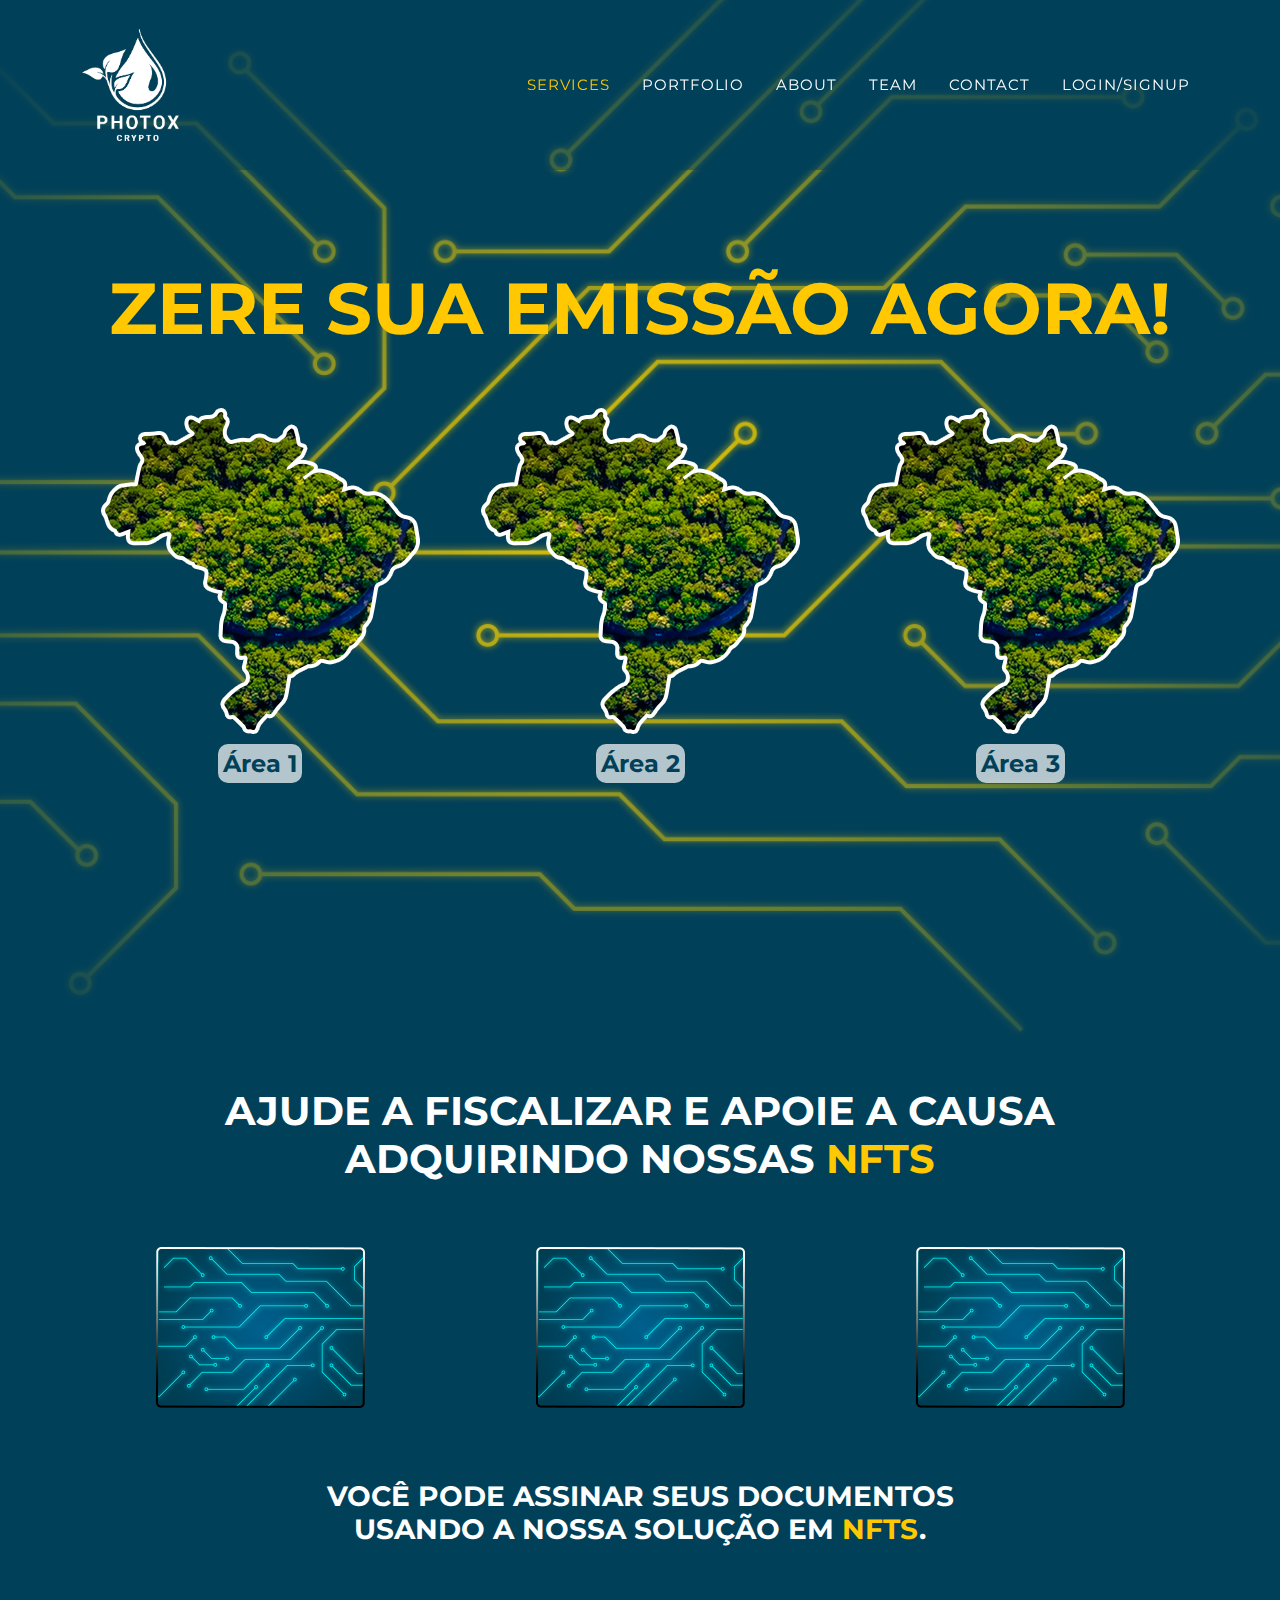
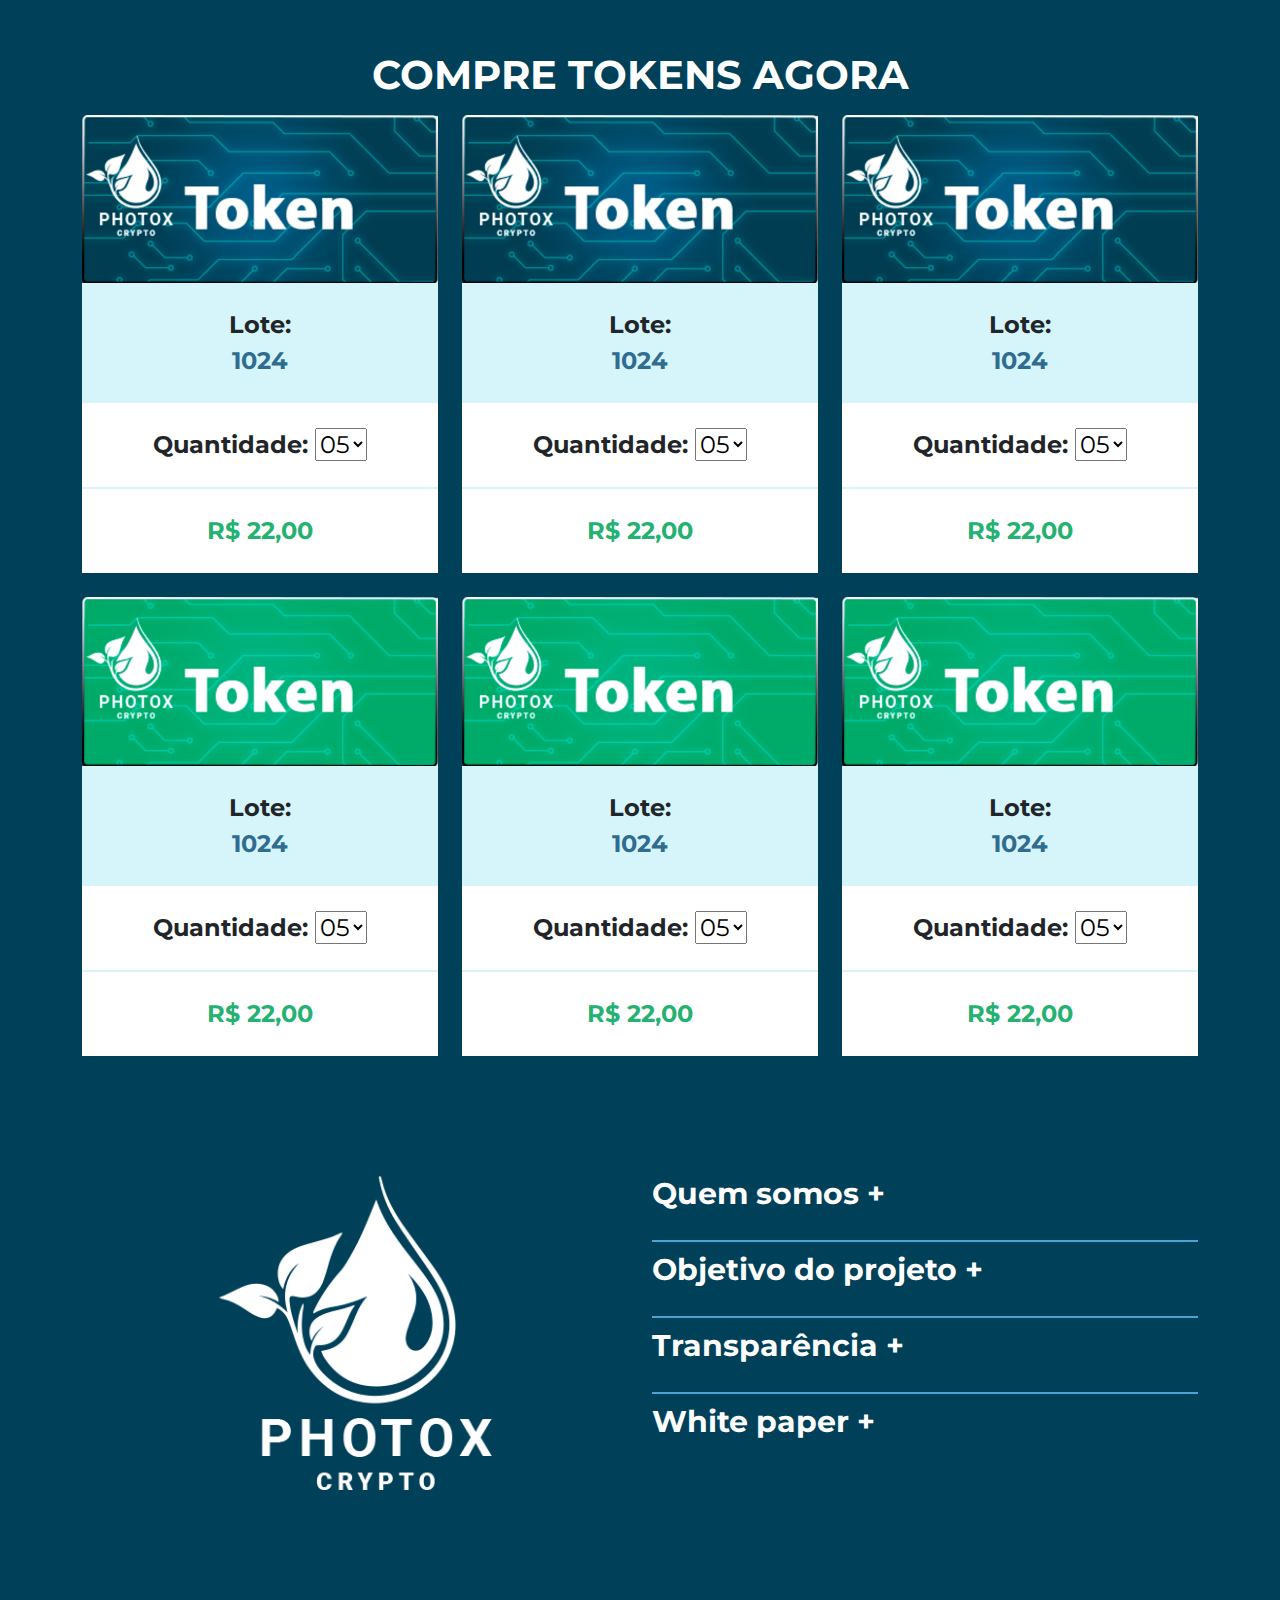
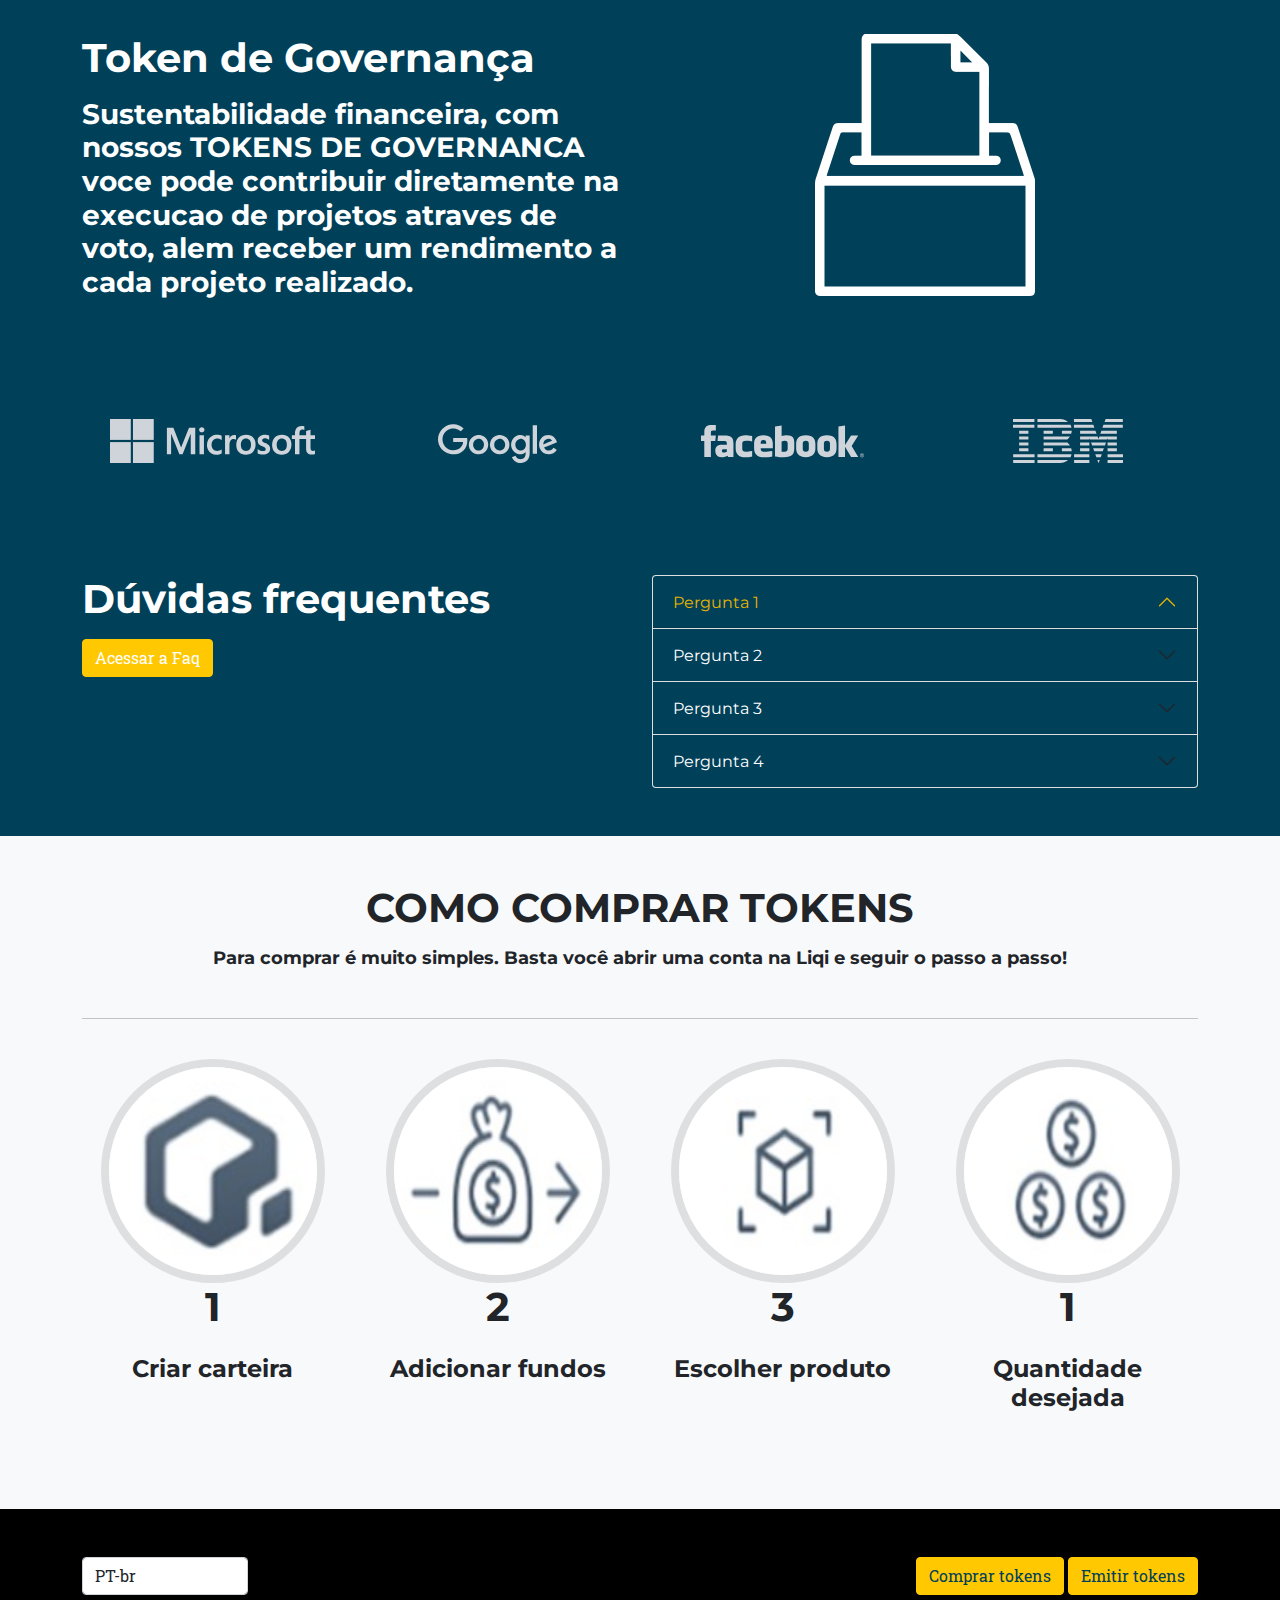
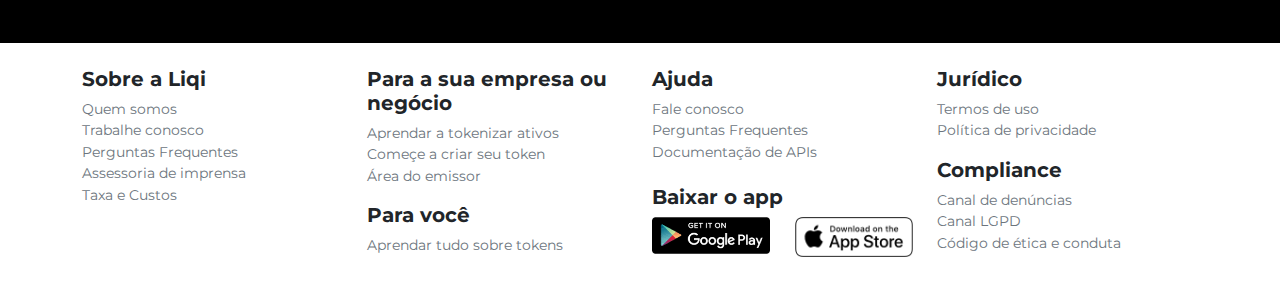
<file: index.html>
<!DOCTYPE html>
<html lang="en">

<head>
    <meta charset="utf-8" />
    <meta name="viewport" content="width=device-width, initial-scale=1, shrink-to-fit=no" />
    <meta name="description" content="" />
    <meta name="author" content="" />
    <title>Home</title>
    <!-- Favicon-->
    <link rel="icon" type="image/x-icon" href="assets/favicon.ico" />

    <!-- Google fonts-->
    <link href="https://fonts.googleapis.com/css?family=Montserrat:400,700" rel="stylesheet" type="text/css" />
    <link href="https://fonts.googleapis.com/css?family=Roboto+Slab:400,100,300,700" rel="stylesheet" type="text/css" />
    <!-- Core theme CSS (includes Bootstrap)-->
    <link href="css/styles.css" rel="stylesheet" />
</head>

<body id="page-top">
    <!-- Navigation-->
    <nav class="navbar navbar-expand-lg navbar-dark fixed-top" id="mainNav">
        <div class="container">
            <a class="navbar-brand" href="#page-top"><img src="assets/img/logo.png" alt="..." /></a>
            <button class="navbar-toggler" type="button" data-bs-toggle="collapse" data-bs-target="#navbarResponsive"
                aria-controls="navbarResponsive" aria-expanded="false" aria-label="Toggle navigation">
                Menu
                <i class="fas fa-bars ms-1"></i>
            </button>
            <div class="collapse navbar-collapse" id="navbarResponsive">
                <ul class="navbar-nav text-uppercase ms-auto py-4 py-lg-0">
                    <li class="nav-item"><a class="nav-link" href="#services">Services</a></li>
                    <li class="nav-item"><a class="nav-link" href="#portfolio">Portfolio</a></li>
                    <li class="nav-item"><a class="nav-link" href="#about">About</a></li>
                    <li class="nav-item"><a class="nav-link" href="#team">Team</a></li>
                    <li class="nav-item"><a class="nav-link" href="#contact">Contact</a></li>
                    <li class="nav-item"><a class="nav-link" href="login.html">Login/Signup</a></li>
                </ul>
            </div>
    </nav>
    <!-- Masthead-->
    <header class="masthead">
        <div class="container">
            <!-- <div class="masthead-subheading">Welcome To Our Studio!</div> -->
            <div class="masthead-heading text-uppercase" style="color:#ffc800">Zere sua emissão agora!</div>
            <!-- <a class="btn btn-primary btn-xl text-uppercase" href="#services">Tell Me More</a> -->
            <div class="row text-center">
                <div class="col-md-4">
                    <img src="./assets/img/img1.png">
                    <!-- <span class="fa-stack fa-4x">
                        <i class="fas fa-circle fa-stack-2x text-primary"></i>
                        <i class="fas fa-shopping-cart fa-stack-1x fa-inverse"></i>                        
                    </span> -->
                    <h4 class="my-3" style="color:#ffc800">
                        <span class="titulo1">Área 1</span>
                    </h4>
                    <p class="text-muted">&nbsp;</p>
                </div>
                <div class="col-md-4">
                    <img src="./assets/img/img1.png">
                    <!-- <span class="fa-stack fa-4x">
                        <i class="fas fa-circle fa-stack-2x text-primary"></i>
                        <i class="fas fa-shopping-cart fa-stack-1x fa-inverse"></i>                        
                    </span> -->
                    <h4 class="my-3" style="color:#ffc800;">
                        <span class="titulo1">Área 2</span>
                    </h4>
                    <p class="text-muted">&nbsp;</p>
                </div>
                <div class="col-md-4">
                    <img src="./assets/img/img1.png">
                    <!-- <span class="fa-stack fa-4x">
                        <i class="fas fa-circle fa-stack-2x text-primary"></i>
                        <i class="fas fa-shopping-cart fa-stack-1x fa-inverse"></i>                        
                    </span> -->
                    <h4 class="my-3" style="color:#ffc800">
                        <span class="titulo1">Área 3</span>
                    </h4>
                    <!-- <p class="text-muted">Lorem ipsum dolor sit amet, consectetur adipisicing elit. Minima maxime quam
                        architecto quo inventore harum ex magni, dicta impedit.</p> -->
                </div>
            </div>
        </div>
    </header>
    <!-- Services-->
    <section class="page-section" id="services">
        <div class="container">
            <div class="text-center">
                <h2 class="section-heading text-uppercase" style="color:#FFF">Ajude a fiscalizar e apoie a causa
                    adquirindo nossas <span style="color:#ffc800">NFTs</span></h2>
                <!-- <h3 class="section-subheading text-muted">Lorem ipsum dolor sit amet consectetur.</h3> -->
            </div>
            <Br>
            <div class="row text-center">
                <div class="col-md-4 p-4">
                    <img src="./assets/img/img2.png">
                </div>
                <div class="col-md-4 p-4">
                    <img src="./assets/img/img2.png">
                </div>
                <div class="col-md-4 p-4">
                    <img src="./assets/img/img2.png">
                </div>
            </div>
            <br><br>
            <div class="text-center" style="padding-left: 20%; padding-right: 20%;">
                <h3 class="section-heading text-uppercase" style="color:#FFF">Você pode assinar seus documentos usando a
                    nossa solução em <span style="color:#ffc800">NFTs</span>.</h3>
            </div>
        </div>
    </section>
    <!-- Portfolio Grid-->
    <section class="page-section" id="portfolio">
        <div class="container">
            <div class="text-center">
                <h2 class="section-heading text-uppercase" style="color:#FFF">Compre Tokens Agora</h2>
                <!-- <h3 class="section-subheading text-muted">Lorem ipsum dolor sit amet consectetur.</h3> -->
            </div>
            <div class="row">
                <div class="col-lg-4 col-sm-6 mb-4">
                    <!-- Portfolio item 1-->
                    <div class="portfolio-item">
                        <!-- <a class="portfolio-link" data-bs-toggle="modal" href="#portfolioModal1"> -->
                        <!-- <div class="portfolio-hover">
                                <div class="portfolio-hover-content"><i class="fas fa-plus fa-3x"></i></div>
                            </div> -->
                        <img class="img-fluid" src="assets/img/img3.png" alt="..." />
                        <!-- </a> -->
                        <div class="portfolio-caption" style="background-color: #d5f5fa;">
                            <div class="portfolio-caption-heading" ">Lote:</div>
                            <div class=" portfolio-caption-heading" style="color: #306c8f;">1024</div>
                        </div>
                        <div class="portfolio-caption" style="border-bottom: 2px solid #d8f4f8;">
                            <div class="portfolio-caption-heading">Quantidade: <select>
                                    <option>05</option>
                                    </option>
                                </select></div>
                        </div>
                        <div class="portfolio-caption">
                            <div class="portfolio-caption-heading" style="color: #25b172;">R$ 22,00</div>
                        </div>
                    </div>
                </div>
                <div class="col-lg-4 col-sm-6 mb-4">
                    <!-- Portfolio item 1-->
                    <div class="portfolio-item">
                        <!-- <a class="portfolio-link" data-bs-toggle="modal" href="#portfolioModal1"> -->
                        <!-- <div class="portfolio-hover">
                                <div class="portfolio-hover-content"><i class="fas fa-plus fa-3x"></i></div>
                            </div> -->
                        <img class="img-fluid" src="assets/img/img3.png" alt="..." />
                        <!-- </a> -->
                        <div class="portfolio-caption" style="background-color: #d5f5fa;">
                            <div class="portfolio-caption-heading" ">Lote:</div>
                            <div class=" portfolio-caption-heading" style="color: #306c8f;">1024</div>
                        </div>
                        <div class="portfolio-caption" style="border-bottom: 2px solid #d8f4f8;">
                            <div class="portfolio-caption-heading">Quantidade: <select>
                                    <option>05</option>
                                    </option>
                                </select></div>
                        </div>
                        <div class="portfolio-caption">
                            <div class="portfolio-caption-heading" style="color: #25b172;">R$ 22,00</div>
                        </div>

                    </div>
                </div>
                <div class="col-lg-4 col-sm-6 mb-4">
                    <!-- Portfolio item 1-->
                    <div class="portfolio-item">
                        <!-- <a class="portfolio-link" data-bs-toggle="modal" href="#portfolioModal1"> -->
                        <!-- <div class="portfolio-hover">
                                <div class="portfolio-hover-content"><i class="fas fa-plus fa-3x"></i></div>
                            </div> -->
                        <img class="img-fluid" src="assets/img/img3.png" alt="..." />
                        <!-- </a> -->
                        <div class="portfolio-caption" style="background-color: #d5f5fa;">
                            <div class="portfolio-caption-heading" ">Lote:</div>
                            <div class=" portfolio-caption-heading" style="color: #306c8f;">1024</div>
                        </div>
                        <div class="portfolio-caption" style="border-bottom: 2px solid #d8f4f8;">
                            <div class="portfolio-caption-heading">Quantidade: <select>
                                    <option>05</option>
                                    </option>
                                </select></div>
                        </div>
                        <div class="portfolio-caption">
                            <div class="portfolio-caption-heading" style="color: #25b172;">R$ 22,00</div>
                        </div>

                    </div>
                </div>
            </div>

            <div class="row">
                <div class="col-lg-4 col-sm-6 mb-4">
                    <!-- Portfolio item 1-->
                    <div class="portfolio-item">
                        <!-- <a class="portfolio-link" data-bs-toggle="modal" href="#portfolioModal1"> -->
                        <!-- <div class="portfolio-hover">
                                <div class="portfolio-hover-content"><i class="fas fa-plus fa-3x"></i></div>
                            </div> -->
                        <img class="img-fluid" src="assets/img/img4.png" alt="..." />
                        <!-- </a> -->
                        <div class="portfolio-caption" style="background-color: #d5f5fa;">
                            <div class="portfolio-caption-heading" ">Lote:</div>
                            <div class=" portfolio-caption-heading" style="color: #306c8f;">1024</div>
                        </div>
                        <div class="portfolio-caption" style="border-bottom: 2px solid #d8f4f8;">
                            <div class="portfolio-caption-heading">Quantidade: <select>
                                    <option>05</option>
                                    </option>
                                </select></div>
                        </div>
                        <div class="portfolio-caption">
                            <div class="portfolio-caption-heading" style="color: #25b172;">R$ 22,00</div>
                        </div>

                    </div>
                </div>
                <div class="col-lg-4 col-sm-6 mb-4">
                    <!-- Portfolio item 1-->
                    <div class="portfolio-item">
                        <!-- <a class="portfolio-link" data-bs-toggle="modal" href="#portfolioModal1"> -->
                        <!-- <div class="portfolio-hover">
                                <div class="portfolio-hover-content"><i class="fas fa-plus fa-3x"></i></div>
                            </div> -->
                        <img class="img-fluid" src="assets/img/img4.png" alt="..." />
                        <!-- </a> -->
                        <div class="portfolio-caption" style="background-color: #d5f5fa;">
                            <div class="portfolio-caption-heading" ">Lote:</div>
                            <div class=" portfolio-caption-heading" style="color: #306c8f;">1024</div>
                        </div>
                        <div class="portfolio-caption" style="border-bottom: 2px solid #d8f4f8;">
                            <div class="portfolio-caption-heading">Quantidade: <select>
                                    <option>05</option>
                                    </option>
                                </select></div>
                        </div>
                        <div class="portfolio-caption">
                            <div class="portfolio-caption-heading" style="color: #25b172;">R$ 22,00</div>
                        </div>

                    </div>
                </div>
                <div class="col-lg-4 col-sm-6 mb-4">
                    <!-- Portfolio item 1-->
                    <div class="portfolio-item">
                        <!-- <a class="portfolio-link" data-bs-toggle="modal" href="#portfolioModal1"> -->
                        <!-- <div class="portfolio-hover">
                                <div class="portfolio-hover-content"><i class="fas fa-plus fa-3x"></i></div>
                            </div> -->
                        <img class="img-fluid" src="assets/img/img4.png" alt="..." />
                        <!-- </a> -->
                        <div class="portfolio-caption" style="background-color: #d5f5fa;">
                            <div class="portfolio-caption-heading" ">Lote:</div>
                            <div class=" portfolio-caption-heading" style="color: #306c8f;">1024</div>
                        </div>
                        <div class="portfolio-caption" style="border-bottom: 2px solid #d8f4f8;">
                            <div class="portfolio-caption-heading">Quantidade: <select>
                                    <option>05</option>
                                    </option>
                                </select></div>
                        </div>
                        <div class="portfolio-caption">
                            <div class="portfolio-caption-heading" style="color: #25b172;">R$ 22,00</div>
                        </div>

                    </div>
                </div>
            </div>
        </div>
    </section>
    <!-- About-->
    <section class="page-section" id="about">
        <div class="container">
            <div class="row">
                <div class="col-lg-6 col-sm-6 mb-6">
                    <!-- Portfolio item 1-->
                    <div class="text-center">
                        <img class="img-fluid" src="assets/img/logo.png" width="50%" />
                    </div>
                    <br><br>
                </div>
                <div class="col-lg-6 col-sm-6 mb-6">
                    <div class="text-left">
                        <div class="border-faq">
                            <a style="color:#FFF; text-decoration:none;" href="">
                                <h2 class="section-heading" style="font-size: 30px;">Quem somos + </h2>
                            </a>
                        </div>
                        <div class="border-faq">
                            <a style="color:#FFF; text-decoration:none;" href="">
                                <h2 class="section-heading" style="font-size: 30px;">Objetivo do projeto +</h2>
                            </a>
                        </div>
                        <div class="border-faq">
                            <a style="color:#FFF; text-decoration:none;" href="">
                                <h2 class="section-heading" style="font-size: 30px;">Transparência + </h2>
                            </a>
                        </div>
                        <div>
                            <a style="color:#FFF; text-decoration:none;" href="">
                                <h2 class="section-heading" style="font-size: 30px;">White paper +</h2>
                            </a>
                        </div>
                    </div>
                </div>

            </div>

        </div>
    </section>

    <!-- About-->
    <section class="page-section" id="about">
        <div class="container">


            <div class="row">

                <div class="col-lg-6 col-sm-6 mb-6">
                    <div class="text-left">
                        <h2 class="section-heading" style="color:#FFF;">Token de Governança</h2>
                        <h3 class="" style="color:#FFF;">
                            Sustentabilidade financeira, com nossos TOKENS DE GOVERNANCA voce pode contribuir diretamente na execucao de projetos atraves de voto, alem receber um rendimento a cada projeto realizado.
                        </h3>
                    </div>
                </div>

                <div class="col-lg-6 col-sm-6 mb-6">
                    <!-- Portfolio item 1-->
                    <div class="text-center">
                        <img class="img-fluid" src="assets/img/icone1.png" />
                    </div>
                </div>


            </div>

        </div>
    </section>

    <!-- Clients-->
    <div class="py-5" style="background-color: #004059">
        <div class="container">
            <div class="row align-items-center">
                <div class="col-md-3 col-sm-6 my-3">
                    <a href="#!"><img class="img-fluid img-brand d-block mx-auto" src="assets/img/logos/microsoft.svg"
                            alt="..." aria-label="Microsoft Logo" /></a>
                </div>
                <div class="col-md-3 col-sm-6 my-3">
                    <a href="#!"><img class="img-fluid img-brand d-block mx-auto" src="assets/img/logos/google.svg"
                            alt="..." aria-label="Google Logo" /></a>
                </div>
                <div class="col-md-3 col-sm-6 my-3">
                    <a href="#!"><img class="img-fluid img-brand d-block mx-auto" src="assets/img/logos/facebook.svg"
                            alt="..." aria-label="Facebook Logo" /></a>
                </div>
                <div class="col-md-3 col-sm-6 my-3">
                    <a href="#!"><img class="img-fluid img-brand d-block mx-auto" src="assets/img/logos/ibm.svg"
                            alt="..." aria-label="IBM Logo" /></a>
                </div>
            </div>
        </div>
    </div>

    <!-- About-->
    <section class="page-section" id="about">
        <div class="container">
            <div class="row">
                <div class="col-lg-6 col-sm-6 mb-6">
                    <!-- Portfolio item 1-->
                    <div class="text-left">
                        <a style="color:#FFF; text-decoration:none;" href="">
                            <h2 class="section-heading">Dúvidas frequentes</h2>
                        </a>

                        <button class="btn btn-primary">Acessar a Faq</button>
                    </div>
                </div>
                <div class="col-lg-6 col-sm-6 mb-6">
                    <div class="text-left">
                        <div class="accordion" id="accordionExample">
                            <div class="accordion-item">
                                <h2 class="accordion-header" id="headingOne">
                                    <button class="accordion-button" type="button" data-bs-toggle="collapse"
                                        data-bs-target="#collapseOne" aria-expanded="true" aria-controls="collapseOne">
                                        Pergunta 1
                                    </button>
                                </h2>
                                <div id="collapseOne" class="accordion-collapse collapse hide"
                                    aria-labelledby="headingOne" data-bs-parent="#accordionExample">
                                    <div class="accordion-body">
                                        <strong>This is the first item's accordion body.</strong> It is shown by
                                        default, until the collapse plugin adds the appropriate classes that we use to
                                        style each element. These classes control the overall appearance, as well as the
                                        showing and hiding via CSS transitions. You can modify any of this with custom
                                        CSS or overriding our default variables. It's also worth noting that just about
                                        any HTML can go within the <code>.accordion-body</code>, though the transition
                                        does limit overflow.
                                    </div>
                                </div>
                            </div>
                            <div class="accordion-item">
                                <h2 class="accordion-header" id="headingTwo">
                                    <button class="accordion-button collapsed" type="button" data-bs-toggle="collapse"
                                        data-bs-target="#collapseTwo" aria-expanded="false" aria-controls="collapseTwo">
                                        Pergunta 2 </button>
                                </h2>
                                <div id="collapseTwo" class="accordion-collapse collapse" aria-labelledby="headingTwo"
                                    data-bs-parent="#accordionExample">
                                    <div class="accordion-body">
                                        <strong>This is the second item's accordion body.</strong> It is hidden by
                                        default, until the collapse plugin adds the appropriate classes that we use to
                                        style each element. These classes control the overall appearance, as well as the
                                        showing and hiding via CSS transitions. You can modify any of this with custom
                                        CSS or overriding our default variables. It's also worth noting that just about
                                        any HTML can go within the <code>.accordion-body</code>, though the transition
                                        does limit overflow.
                                    </div>
                                </div>
                            </div>
                            <div class="accordion-item">
                                <h2 class="accordion-header" id="headingThree">
                                    <button class="accordion-button collapsed" type="button" data-bs-toggle="collapse"
                                        data-bs-target="#collapseThree" aria-expanded="false"
                                        aria-controls="collapseThree">
                                        Pergunta 3 </button>
                                </h2>
                                <div id="collapseThree" class="accordion-collapse collapse"
                                    aria-labelledby="headingThree" data-bs-parent="#accordionExample">
                                    <div class="accordion-body">
                                        <strong>This is the third item's accordion body.</strong> It is hidden by
                                        default, until the collapse plugin adds the appropriate classes that we use to
                                        style each element. These classes control the overall appearance, as well as the
                                        showing and hiding via CSS transitions. You can modify any of this with custom
                                        CSS or overriding our default variables. It's also worth noting that just about
                                        any HTML can go within the <code>.accordion-body</code>, though the transition
                                        does limit overflow.
                                    </div>
                                </div>
                            </div>
                            <div class="accordion-item">
                                <h2 class="accordion-header" id="headingFor">
                                    <button class="accordion-button collapsed" type="button" data-bs-toggle="collapse"
                                        data-bs-target="#collapseFor" aria-expanded="false"
                                        aria-controls="collapseThree">
                                        Pergunta 4 </button>
                                </h2>
                                <div id="collapseFor" class="accordion-collapse collapse" aria-labelledby="headingFor"
                                    data-bs-parent="#accordionExample">
                                    <div class="accordion-body">
                                        <strong>This is the third item's accordion body.</strong> It is hidden by
                                        default, until the collapse plugin adds the appropriate classes that we use to
                                        style each element. These classes control the overall appearance, as well as the
                                        showing and hiding via CSS transitions. You can modify any of this with custom
                                        CSS or overriding our default variables. It's also worth noting that just about
                                        any HTML can go within the <code>.accordion-body</code>, though the transition
                                        does limit overflow.
                                    </div>
                                </div>
                            </div>
                        </div>
                    </div>
                </div>

            </div>
        </div>
    </section>


    <!-- Team-->
    <section class="page-section bg-light" id="team">
        <div class="container">
            <div class="text-center">
                <h2 class="section-heading text-uppercase">Como comprar tokens</h2>
                <h3 class="" style="font-size:18px">Para comprar é muito simples. Basta você abrir uma conta na Liqi e
                    seguir o passo a passo!</h3>
            </div>
            <br>
            <hr>
            <br>
            <div class="row">
                <div class="col-lg-3">
                    <div class="team-member">
                        <img class="mx-auto rounded-circle" src="assets/img/icone3.jpg" alt="..." />
                        <h1>1</h1>
                        <h4>Criar carteira</h4>
                        
                    </div>
                </div>
                <div class="col-lg-3">
                    <div class="team-member">
                        <img class="mx-auto rounded-circle" src="assets/img/icone4.jpg" alt="..." />
                        <h1>2</h1>
                        <h4>Adicionar fundos</h4>
                        
                    </div>
                </div>
                <div class="col-lg-3">
                    <div class="team-member">
                        <img class="mx-auto rounded-circle" src="assets/img/icone5.jpg" alt="..." />
                        <h1>3</h1>
                        <h4>Escolher produto<br><br></h4>                        
                    </div>
                </div>
                <div class="col-lg-3">
                    <div class="team-member">
                        <img class="mx-auto rounded-circle" src="assets/img/icone6.jpg" alt="..." />
                        <h1>1</h1>
                        <h4>Quantidade desejada</h4>
                        
                    </div>
                </div>
            </div>
        </div>
    </section>



    <!-- Team-->
    <section class="page-section bg-black" id="team2">
        <div class="container">
            <div class="row">
                <div class="col-lg-2">
                    <select class="form-control">
                        <option>PT-br</option>
                        <option>En</option>
                    </select>
                </div>
                <div class="col-lg-10 text-right">
                    <span style="float:right">
                        <button class="btn btn-primary" style="color:#004059">Comprar tokens</button>
                        <button class="btn btn-primary" style="color:#004059">Emitir tokens</button>
                    </span> 
                </div>
            </div>
        </div>
    </section>

    <!-- Contact-->
    <!-- Footer-->
    <footer class="footer py-4">
        <div class="container">
            <div class="row">
                <div class="col-lg-3 text-lg-start">
                    <h5>Sobre a Liqi</h5>
                    <ul class="list-unstyled text-small">
                        <li><a class="text-muted linkf" href="#">Quem somos</a></li>
                        <li><a class="text-muted linkf" href="#">Trabalhe conosco </a></li>
                        <li><a class="text-muted linkf" href="#">Perguntas Frequentes</a></li>
                        <li><a class="text-muted linkf" href="#">Assessoria de imprensa</a></li>
                        <li><a class="text-muted linkf" href="#">Taxa e Custos</a></li>                        
                    </ul>
                </div>
                <div class="col-lg-3 text-lg-start">
                    <h5>Para a sua empresa ou negócio</h5>
                    <ul class="list-unstyled ">
                        <li><a class="text-muted linkf" href="#">Aprendar a tokenizar ativos</a></li>
                        <li><a class="text-muted linkf" href="#">Começe a criar seu token</a></li>
                        <li><a class="text-muted linkf" href="#">Área do emissor</a></li>                        
                    </ul>
                    <h5>Para você</h5>
                    <ul class="list-unstyled ">
                        <li><a class="text-muted linkf" href="#">Aprendar tudo sobre tokens</a></li>                        
                    </ul>
                </div>
                <div class="col-lg-3 text-lg-start">
                    <h5>Ajuda</h5>
                    <ul class="list-unstyled ">
                        <li><a class="text-muted linkf" href="#">Fale conosco</a></li>
                        <li><a class="text-muted linkf" href="#">Perguntas Frequentes</a></li>
                        <li><a class="text-muted linkf" href="#">Documentação de APIs</a></li>                        
                        <br>
                        <li>
                            <div class="row">

                                <h5>Baixar o app</h5>

                                <div class="col-lg-6 col-sm-6 mb-6">
                                    <img height="25px" src="./assets/img/googleplay.png" class="img-fluid">
                                </div>

                                <div class="col-lg-6 col-sm-6 mb-6">
                                    <img height="25px" src="./assets/img/applestore.png" class="img-fluid">
                                </div>


                            </div>
                        </li>
                    </ul>
                </div>
                <div class="col-lg-3 text-lg-start">
                    <h5>Jurídico</h5>
                    <ul class="list-unstyled ">
                        <li><a class="text-muted linkf" href="#">Termos de uso</a></li>
                        <li><a class="text-muted linkf" href="#">Política de privacidade</a></li>
                        
                    </ul>
                    <h5>Compliance</h5>
                    <ul class="list-unstyled ">
                        <li><a class="text-muted linkf" href="#">Canal de denúncias</a></li>
                        <li><a class="text-muted linkf" href="#">Canal LGPD</a></li>
                        <li><a class="text-muted linkf" href="#">Código de ética e conduta</a></li>
                        
                    </ul>
                </div>
            </div>
        </div>
    </footer>


    <!-- Bootstrap core JS-->
    <script src="https://cdn.jsdelivr.net/npm/bootstrap@5.1.3/dist/js/bootstrap.bundle.min.js"></script>
    <!-- Core theme JS-->
    <script src="js/scripts.js"></script>
    <!-- * * * * * * * * * * * * * * * * * * * * * * * * * * * * * * * * * * * * * * * *-->
    <!-- * *                               SB Forms JS                               * *-->
    <!-- * * Activate your form at https://startbootstrap.com/solution/contact-forms * *-->
    <!-- * * * * * * * * * * * * * * * * * * * * * * * * * * * * * * * * * * * * * * * *-->
    <script src="https://cdn.startbootstrap.com/sb-forms-latest.js"></script>
</body>

</html>
</file>
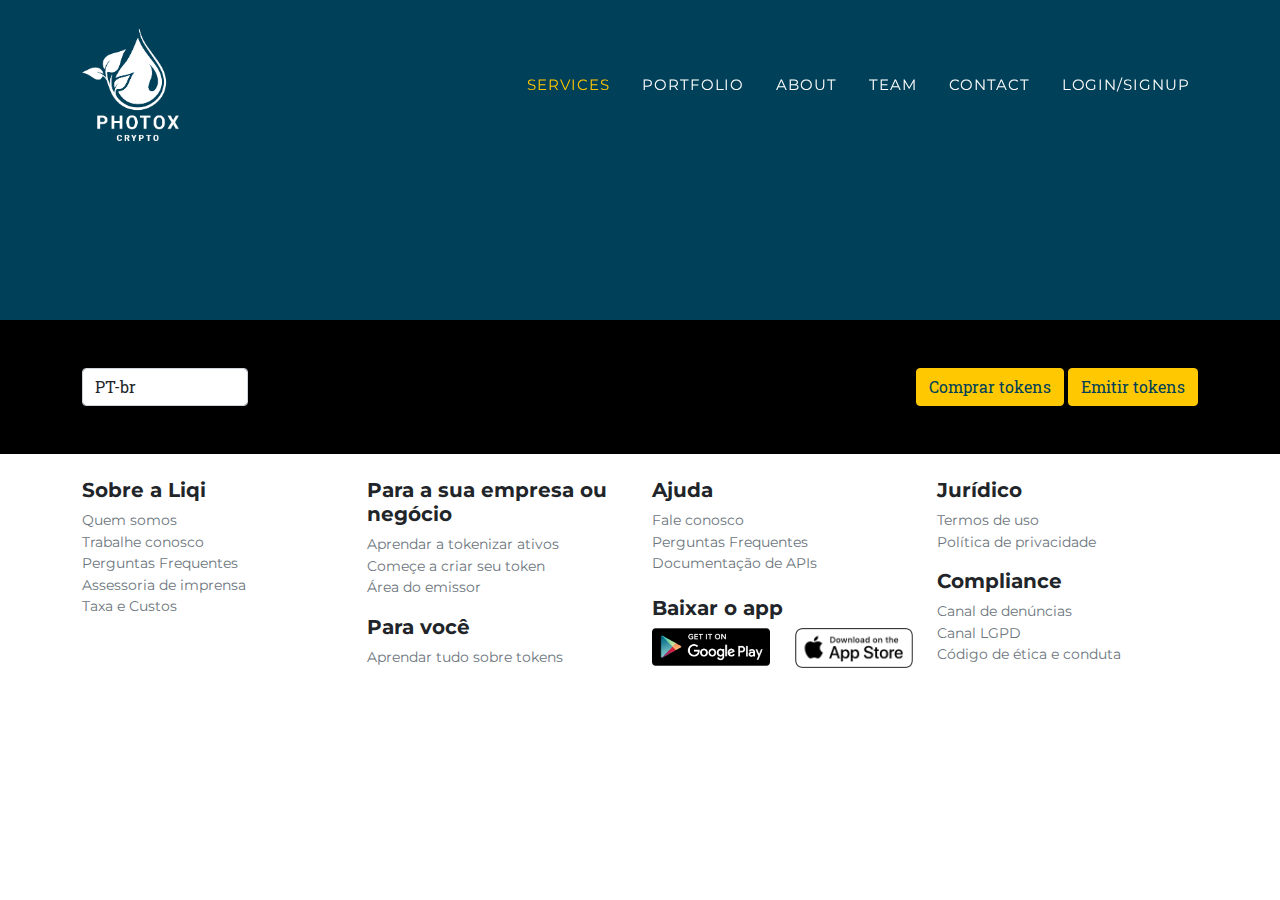
<file: blank.html>
<!DOCTYPE html>
<html lang="en">

<head>
    <meta charset="utf-8" />
    <meta name="viewport" content="width=device-width, initial-scale=1, shrink-to-fit=no" />
    <meta name="description" content="" />
    <meta name="author" content="" />
    <title>Blank</title>
    <!-- Favicon-->
    <link rel="icon" type="image/x-icon" href="assets/favicon.ico" />

    <!-- Google fonts-->
    <link href="https://fonts.googleapis.com/css?family=Montserrat:400,700" rel="stylesheet" type="text/css" />
    <link href="https://fonts.googleapis.com/css?family=Roboto+Slab:400,100,300,700" rel="stylesheet" type="text/css" />
    <!-- Core theme CSS (includes Bootstrap)-->
    <link href="css/styles.css" rel="stylesheet" />
</head>

<body id="page-top">
    <!-- Navigation-->
    <nav class="navbar navbar-expand-lg navbar-dark fixed-top" id="mainNav">
        <div class="container">
            <a class="navbar-brand" href="#page-top"><img src="assets/img/logo.png" alt="..." /></a>
            <button class="navbar-toggler" type="button" data-bs-toggle="collapse" data-bs-target="#navbarResponsive"
                aria-controls="navbarResponsive" aria-expanded="false" aria-label="Toggle navigation">
                Menu
                <i class="fas fa-bars ms-1"></i>
            </button>
            <div class="collapse navbar-collapse" id="navbarResponsive">
                <ul class="navbar-nav text-uppercase ms-auto py-4 py-lg-0">
                    <li class="nav-item"><a class="nav-link" href="#services">Services</a></li>
                    <li class="nav-item"><a class="nav-link" href="#portfolio">Portfolio</a></li>
                    <li class="nav-item"><a class="nav-link" href="#about">About</a></li>
                    <li class="nav-item"><a class="nav-link" href="#team">Team</a></li>
                    <li class="nav-item"><a class="nav-link" href="#contact">Contact</a></li>
                    <li class="nav-item"><a class="nav-link" href="login.html">Login/Signup</a></li>
                </ul>
            </div>
    </nav>
    <!-- Masthead-->
    
    <!-- Services-->
    <section class="page-section2" id="services" style="">
        <div class="container">
            
        </div>
    </section>

    <section class="page-section bg-black" id="team2">
        <div class="container">
            <div class="row">
                <div class="col-lg-2">
                    <select class="form-control">
                        <option>PT-br</option>
                        <option>En</option>
                    </select>
                </div>
                <div class="col-lg-10 text-right">
                    <span style="float:right">
                        <button class="btn btn-primary" style="color:#004059">Comprar tokens</button>
                        <button class="btn btn-primary" style="color:#004059">Emitir tokens</button>
                    </span> 
                </div>
            </div>
        </div>
    </section>

   
    <!-- Footer-->
    <footer class="footer py-4">
        <div class="container">
            <div class="row">
                <div class="col-lg-3 text-lg-start">
                    <h5>Sobre a Liqi</h5>
                    <ul class="list-unstyled text-small">
                        <li><a class="text-muted linkf" href="#">Quem somos</a></li>
                        <li><a class="text-muted linkf" href="#">Trabalhe conosco </a></li>
                        <li><a class="text-muted linkf" href="#">Perguntas Frequentes</a></li>
                        <li><a class="text-muted linkf" href="#">Assessoria de imprensa</a></li>
                        <li><a class="text-muted linkf" href="#">Taxa e Custos</a></li>                        
                    </ul>
                </div>
                <div class="col-lg-3 text-lg-start">
                    <h5>Para a sua empresa ou negócio</h5>
                    <ul class="list-unstyled ">
                        <li><a class="text-muted linkf" href="#">Aprendar a tokenizar ativos</a></li>
                        <li><a class="text-muted linkf" href="#">Começe a criar seu token</a></li>
                        <li><a class="text-muted linkf" href="#">Área do emissor</a></li>                        
                    </ul>
                    <h5>Para você</h5>
                    <ul class="list-unstyled ">
                        <li><a class="text-muted linkf" href="#">Aprendar tudo sobre tokens</a></li>                        
                    </ul>
                </div>
                <div class="col-lg-3 text-lg-start">
                    <h5>Ajuda</h5>
                    <ul class="list-unstyled ">
                        <li><a class="text-muted linkf" href="#">Fale conosco</a></li>
                        <li><a class="text-muted linkf" href="#">Perguntas Frequentes</a></li>
                        <li><a class="text-muted linkf" href="#">Documentação de APIs</a></li>                        
                        <br>
                        <li>
                            <div class="row">

                                <h5>Baixar o app</h5>

                                <div class="col-lg-6 col-sm-6 mb-6">
                                    <img height="25px" src="./assets/img/googleplay.png" class="img-fluid">
                                </div>

                                <div class="col-lg-6 col-sm-6 mb-6">
                                    <img height="25px" src="./assets/img/applestore.png" class="img-fluid">
                                </div>


                            </div>
                        </li>
                    </ul>
                </div>
                <div class="col-lg-3 text-lg-start">
                    <h5>Jurídico</h5>
                    <ul class="list-unstyled ">
                        <li><a class="text-muted linkf" href="#">Termos de uso</a></li>
                        <li><a class="text-muted linkf" href="#">Política de privacidade</a></li>
                        
                    </ul>
                    <h5>Compliance</h5>
                    <ul class="list-unstyled ">
                        <li><a class="text-muted linkf" href="#">Canal de denúncias</a></li>
                        <li><a class="text-muted linkf" href="#">Canal LGPD</a></li>
                        <li><a class="text-muted linkf" href="#">Código de ética e conduta</a></li>
                        
                    </ul>
                </div>
            </div>
        </div>
    </footer>


    <!-- Bootstrap core JS-->
    <script src="https://cdn.jsdelivr.net/npm/bootstrap@5.1.3/dist/js/bootstrap.bundle.min.js"></script>
    <!-- Core theme JS-->
    <script src="js/scripts.js"></script>
    <!-- * * * * * * * * * * * * * * * * * * * * * * * * * * * * * * * * * * * * * * * *-->
    <!-- * *                               SB Forms JS                               * *-->
    <!-- * * Activate your form at https://startbootstrap.com/solution/contact-forms * *-->
    <!-- * * * * * * * * * * * * * * * * * * * * * * * * * * * * * * * * * * * * * * * *-->
    <script src="https://cdn.startbootstrap.com/sb-forms-latest.js"></script>
</body>

</html>
</file>
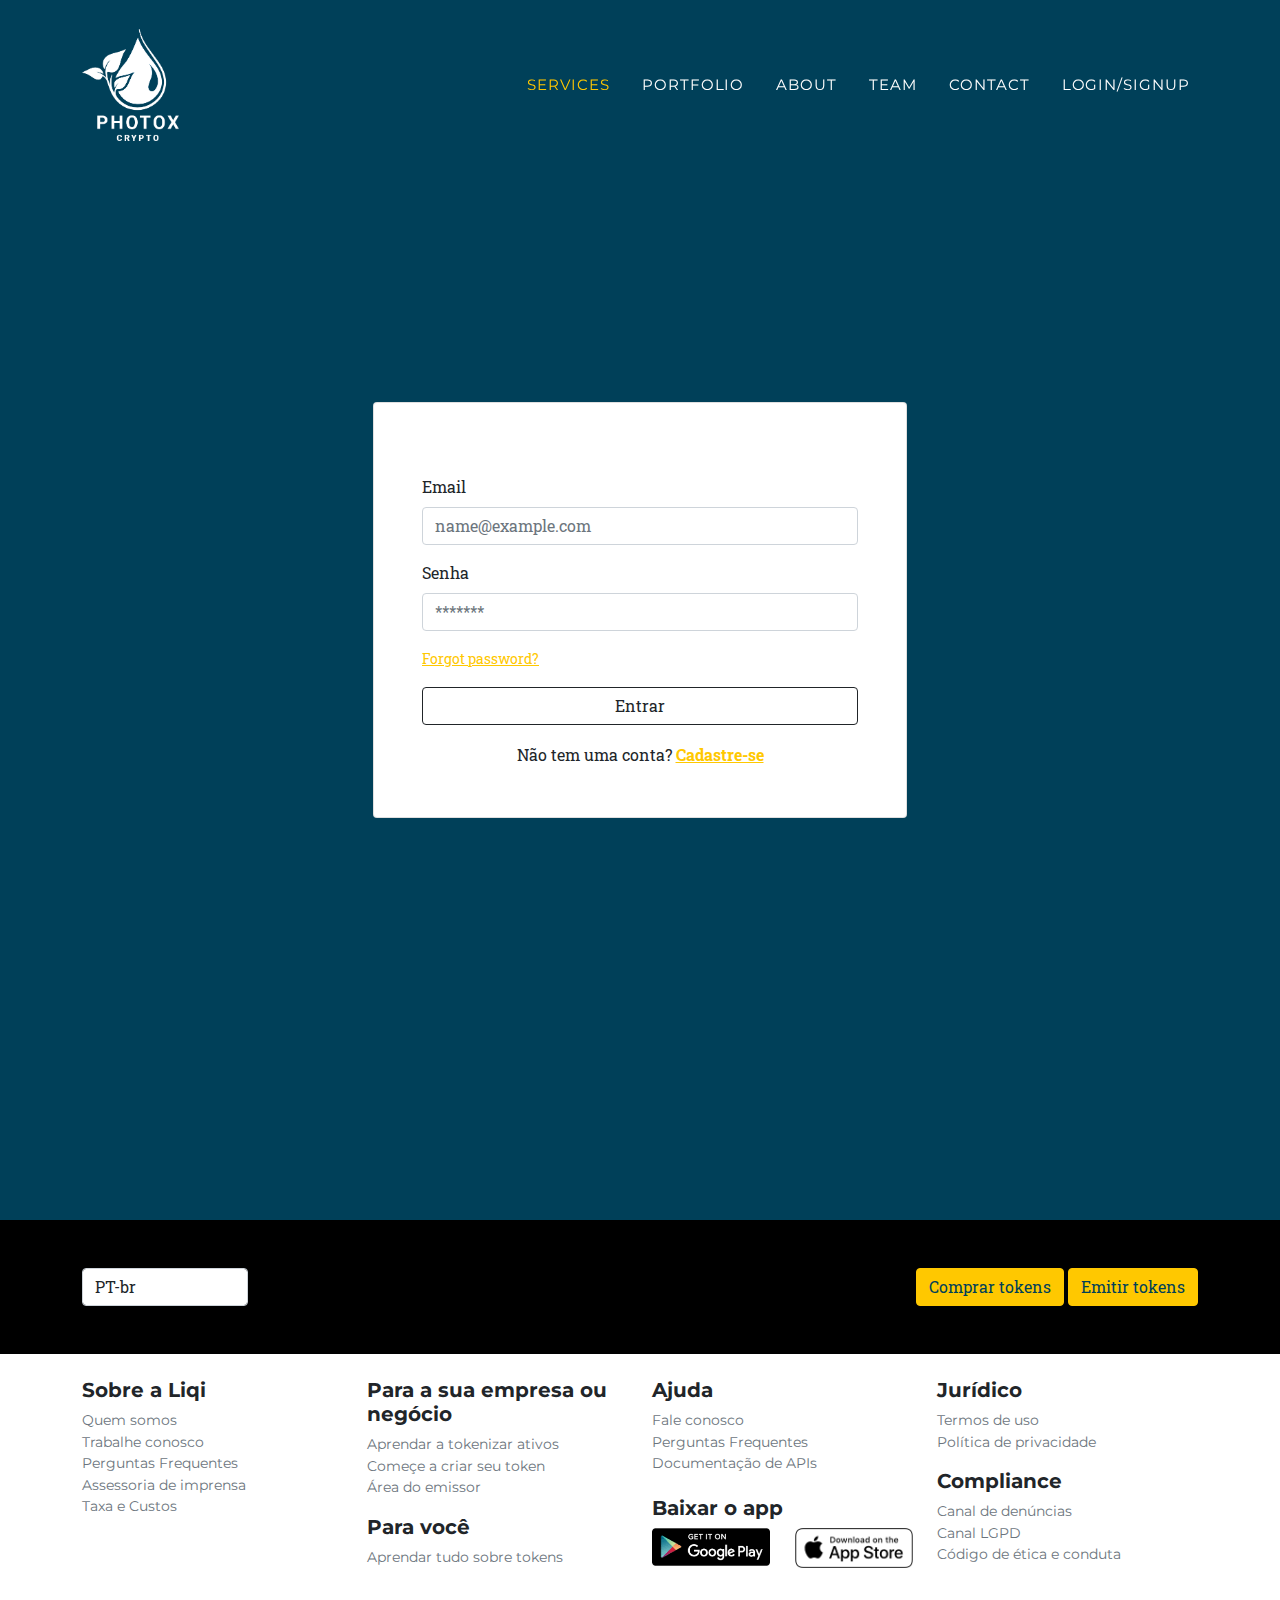
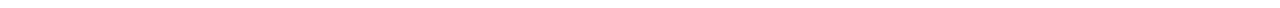
<file: login.html>
<!DOCTYPE html>
<html lang="en">

<head>
    <meta charset="utf-8" />
    <meta name="viewport" content="width=device-width, initial-scale=1, shrink-to-fit=no" />
    <meta name="description" content="" />
    <meta name="author" content="" />
    <title>Login</title>
    <!-- Favicon-->
    <link rel="icon" type="image/x-icon" href="assets/favicon.ico" />

    <!-- Google fonts-->
    <link href="https://fonts.googleapis.com/css?family=Montserrat:400,700" rel="stylesheet" type="text/css" />
    <link href="https://fonts.googleapis.com/css?family=Roboto+Slab:400,100,300,700" rel="stylesheet" type="text/css" />
    <!-- Core theme CSS (includes Bootstrap)-->
    <link href="css/styles.css" rel="stylesheet" />
</head>

<body id="page-top">
    <!-- Navigation-->
    <nav class="navbar navbar-expand-lg navbar-dark fixed-top" id="mainNav">
        <div class="container">
            <a class="navbar-brand" href="#page-top"><img src="assets/img/logo.png" alt="..." /></a>
            <button class="navbar-toggler" type="button" data-bs-toggle="collapse" data-bs-target="#navbarResponsive"
                aria-controls="navbarResponsive" aria-expanded="false" aria-label="Toggle navigation">
                Menu
                <i class="fas fa-bars ms-1"></i>
            </button>
            <div class="collapse navbar-collapse" id="navbarResponsive">
                <ul class="navbar-nav text-uppercase ms-auto py-4 py-lg-0">
                    <li class="nav-item"><a class="nav-link" href="#services">Services</a></li>
                    <li class="nav-item"><a class="nav-link" href="#portfolio">Portfolio</a></li>
                    <li class="nav-item"><a class="nav-link" href="#about">About</a></li>
                    <li class="nav-item"><a class="nav-link" href="#team">Team</a></li>
                    <li class="nav-item"><a class="nav-link" href="#contact">Contact</a></li>
                    <li class="nav-item"><a class="nav-link" href="login.html">Login/Signup</a></li>
                </ul>
            </div>
    </nav>
    <!-- Masthead-->
    
    <!-- Services-->
    <section class="page-section2" id="services" style="">
        <div class="container">
            <div class="vh-100 d-flex justify-content-center align-items-center">
                <div class="container">
                  <div class="row d-flex justify-content-center">
                    <div class="col-12 col-md-8 col-lg-6">
                      <div class="card bg-white">
                        <div class="card-body p-5">
                          <form class="mb-3 mt-md-4">
                            <!-- <h2 class="fw-bold mb-2 text-uppercase ">Brand</h2>
                            <p class=" mb-5">Please enter your login and password!</p> -->
                            <div class="mb-3">
                              <label for="email" class="form-label ">Email </label>
                              <input type="email" class="form-control" id="email" placeholder="name@example.com">
                            </div>
                            <div class="mb-3">
                              <label for="password" class="form-label ">Senha</label>
                              <input type="password" class="form-control" id="password" placeholder="*******">
                            </div>
                            <p class="small"><a class="text-primary" href="#">Forgot password?</a></p>
                            <div class="d-grid">
                              <button class="btn btn-outline-dark" type="submit">Entrar</button>
                            </div>
                          </form>
                          <div>
                            <p class="mb-0  text-center">Não tem uma conta? <a href="#" class="text-primary fw-bold">Cadastre-se</a></p>
                          </div>
          
                        </div>
                      </div>
                    </div>
                  </div>
                </div>
              </div>
        </div>
    </section>

    <section class="page-section bg-black" id="team2">
        <div class="container">
            <div class="row">
                <div class="col-lg-2">
                    <select class="form-control">
                        <option>PT-br</option>
                        <option>En</option>
                    </select>
                </div>
                <div class="col-lg-10 text-right">
                    <span style="float:right">
                        <button class="btn btn-primary" style="color:#004059">Comprar tokens</button>
                        <button class="btn btn-primary" style="color:#004059">Emitir tokens</button>
                    </span> 
                </div>
            </div>
        </div>
    </section>

   
    <!-- Footer-->
    <footer class="footer py-4">
        <div class="container">
            <div class="row">
                <div class="col-lg-3 text-lg-start">
                    <h5>Sobre a Liqi</h5>
                    <ul class="list-unstyled text-small">
                        <li><a class="text-muted linkf" href="#">Quem somos</a></li>
                        <li><a class="text-muted linkf" href="#">Trabalhe conosco </a></li>
                        <li><a class="text-muted linkf" href="#">Perguntas Frequentes</a></li>
                        <li><a class="text-muted linkf" href="#">Assessoria de imprensa</a></li>
                        <li><a class="text-muted linkf" href="#">Taxa e Custos</a></li>                        
                    </ul>
                </div>
                <div class="col-lg-3 text-lg-start">
                    <h5>Para a sua empresa ou negócio</h5>
                    <ul class="list-unstyled ">
                        <li><a class="text-muted linkf" href="#">Aprendar a tokenizar ativos</a></li>
                        <li><a class="text-muted linkf" href="#">Começe a criar seu token</a></li>
                        <li><a class="text-muted linkf" href="#">Área do emissor</a></li>                        
                    </ul>
                    <h5>Para você</h5>
                    <ul class="list-unstyled ">
                        <li><a class="text-muted linkf" href="#">Aprendar tudo sobre tokens</a></li>                        
                    </ul>
                </div>
                <div class="col-lg-3 text-lg-start">
                    <h5>Ajuda</h5>
                    <ul class="list-unstyled ">
                        <li><a class="text-muted linkf" href="#">Fale conosco</a></li>
                        <li><a class="text-muted linkf" href="#">Perguntas Frequentes</a></li>
                        <li><a class="text-muted linkf" href="#">Documentação de APIs</a></li>                        
                        <br>
                        <li>
                            <div class="row">

                                <h5>Baixar o app</h5>

                                <div class="col-lg-6 col-sm-6 mb-6">
                                    <img height="25px" src="./assets/img/googleplay.png" class="img-fluid">
                                </div>

                                <div class="col-lg-6 col-sm-6 mb-6">
                                    <img height="25px" src="./assets/img/applestore.png" class="img-fluid">
                                </div>


                            </div>
                        </li>
                    </ul>
                </div>
                <div class="col-lg-3 text-lg-start">
                    <h5>Jurídico</h5>
                    <ul class="list-unstyled ">
                        <li><a class="text-muted linkf" href="#">Termos de uso</a></li>
                        <li><a class="text-muted linkf" href="#">Política de privacidade</a></li>
                        
                    </ul>
                    <h5>Compliance</h5>
                    <ul class="list-unstyled ">
                        <li><a class="text-muted linkf" href="#">Canal de denúncias</a></li>
                        <li><a class="text-muted linkf" href="#">Canal LGPD</a></li>
                        <li><a class="text-muted linkf" href="#">Código de ética e conduta</a></li>
                        
                    </ul>
                </div>
            </div>
        </div>
    </footer>


    <!-- Bootstrap core JS-->
    <script src="https://cdn.jsdelivr.net/npm/bootstrap@5.1.3/dist/js/bootstrap.bundle.min.js"></script>
    <!-- Core theme JS-->
    <script src="js/scripts.js"></script>
    <!-- * * * * * * * * * * * * * * * * * * * * * * * * * * * * * * * * * * * * * * * *-->
    <!-- * *                               SB Forms JS                               * *-->
    <!-- * * Activate your form at https://startbootstrap.com/solution/contact-forms * *-->
    <!-- * * * * * * * * * * * * * * * * * * * * * * * * * * * * * * * * * * * * * * * *-->
    <script src="https://cdn.startbootstrap.com/sb-forms-latest.js"></script>
</body>

</html>
</file>
